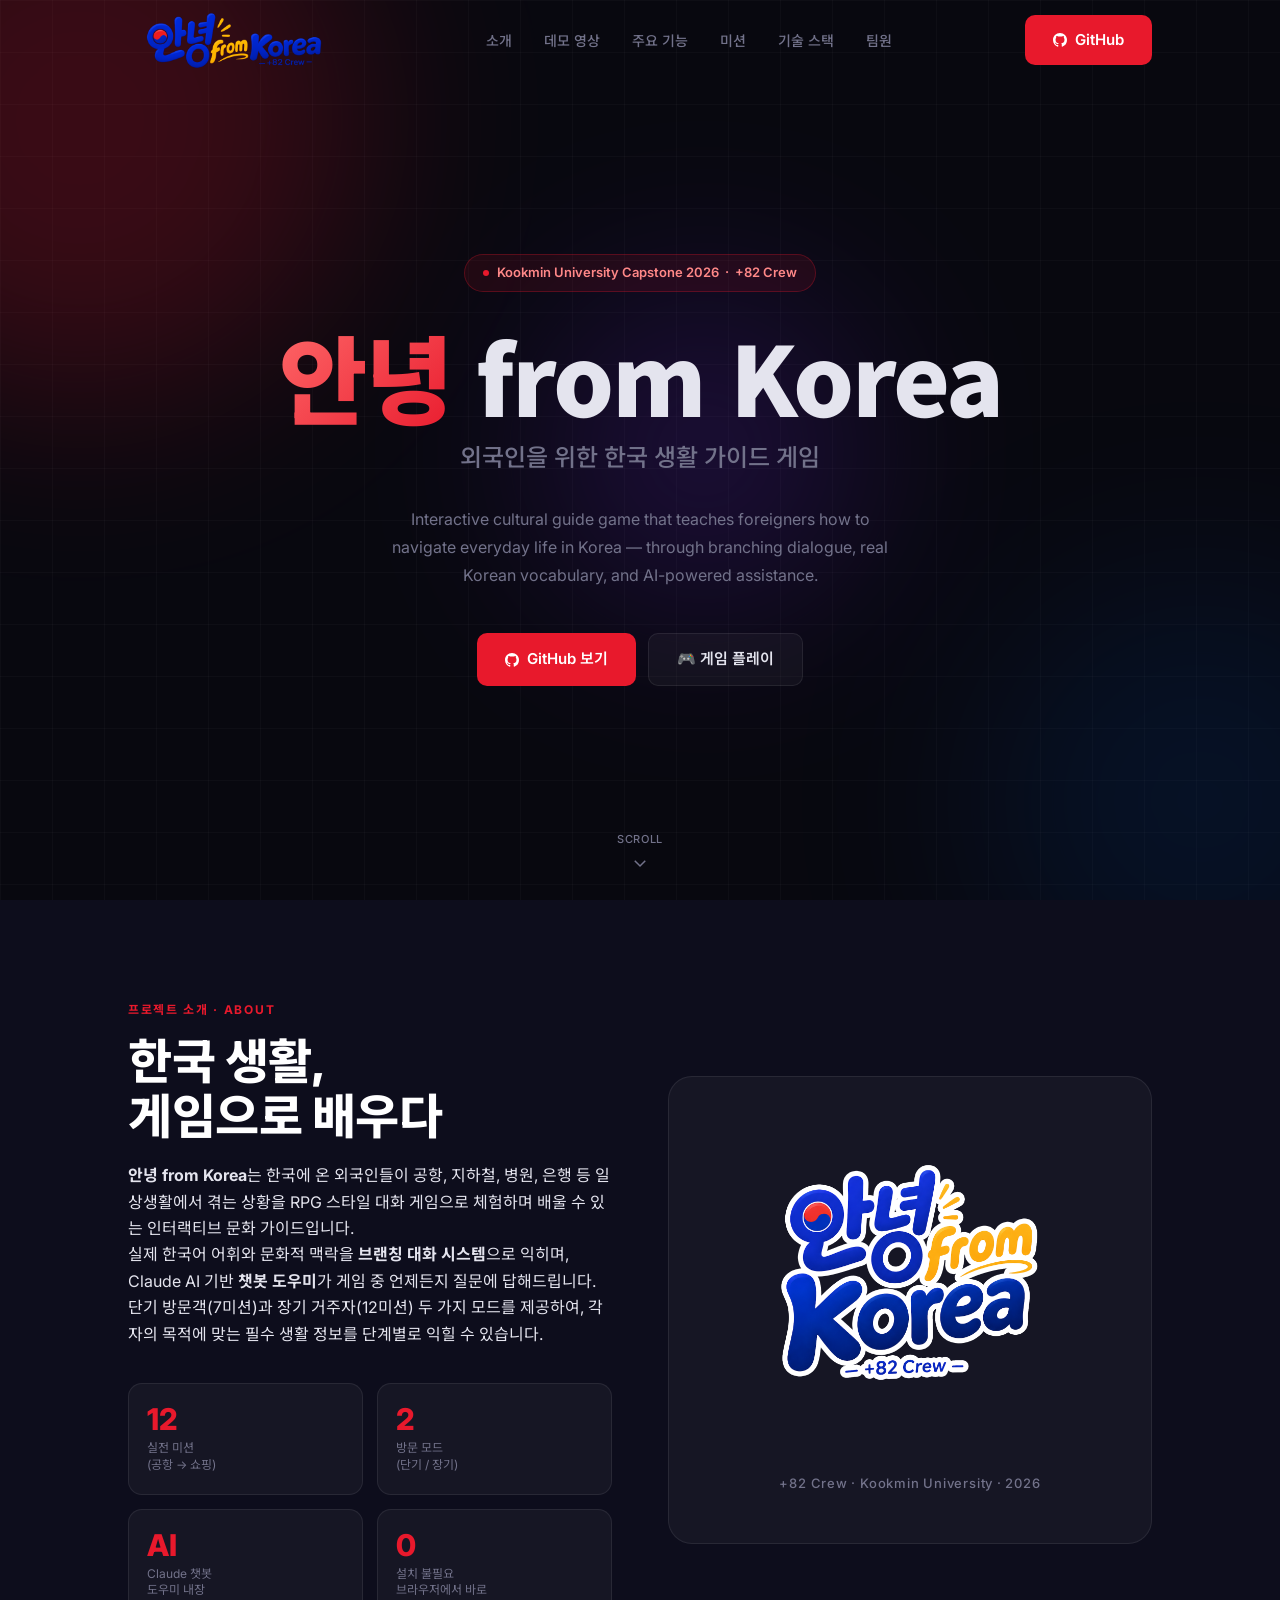
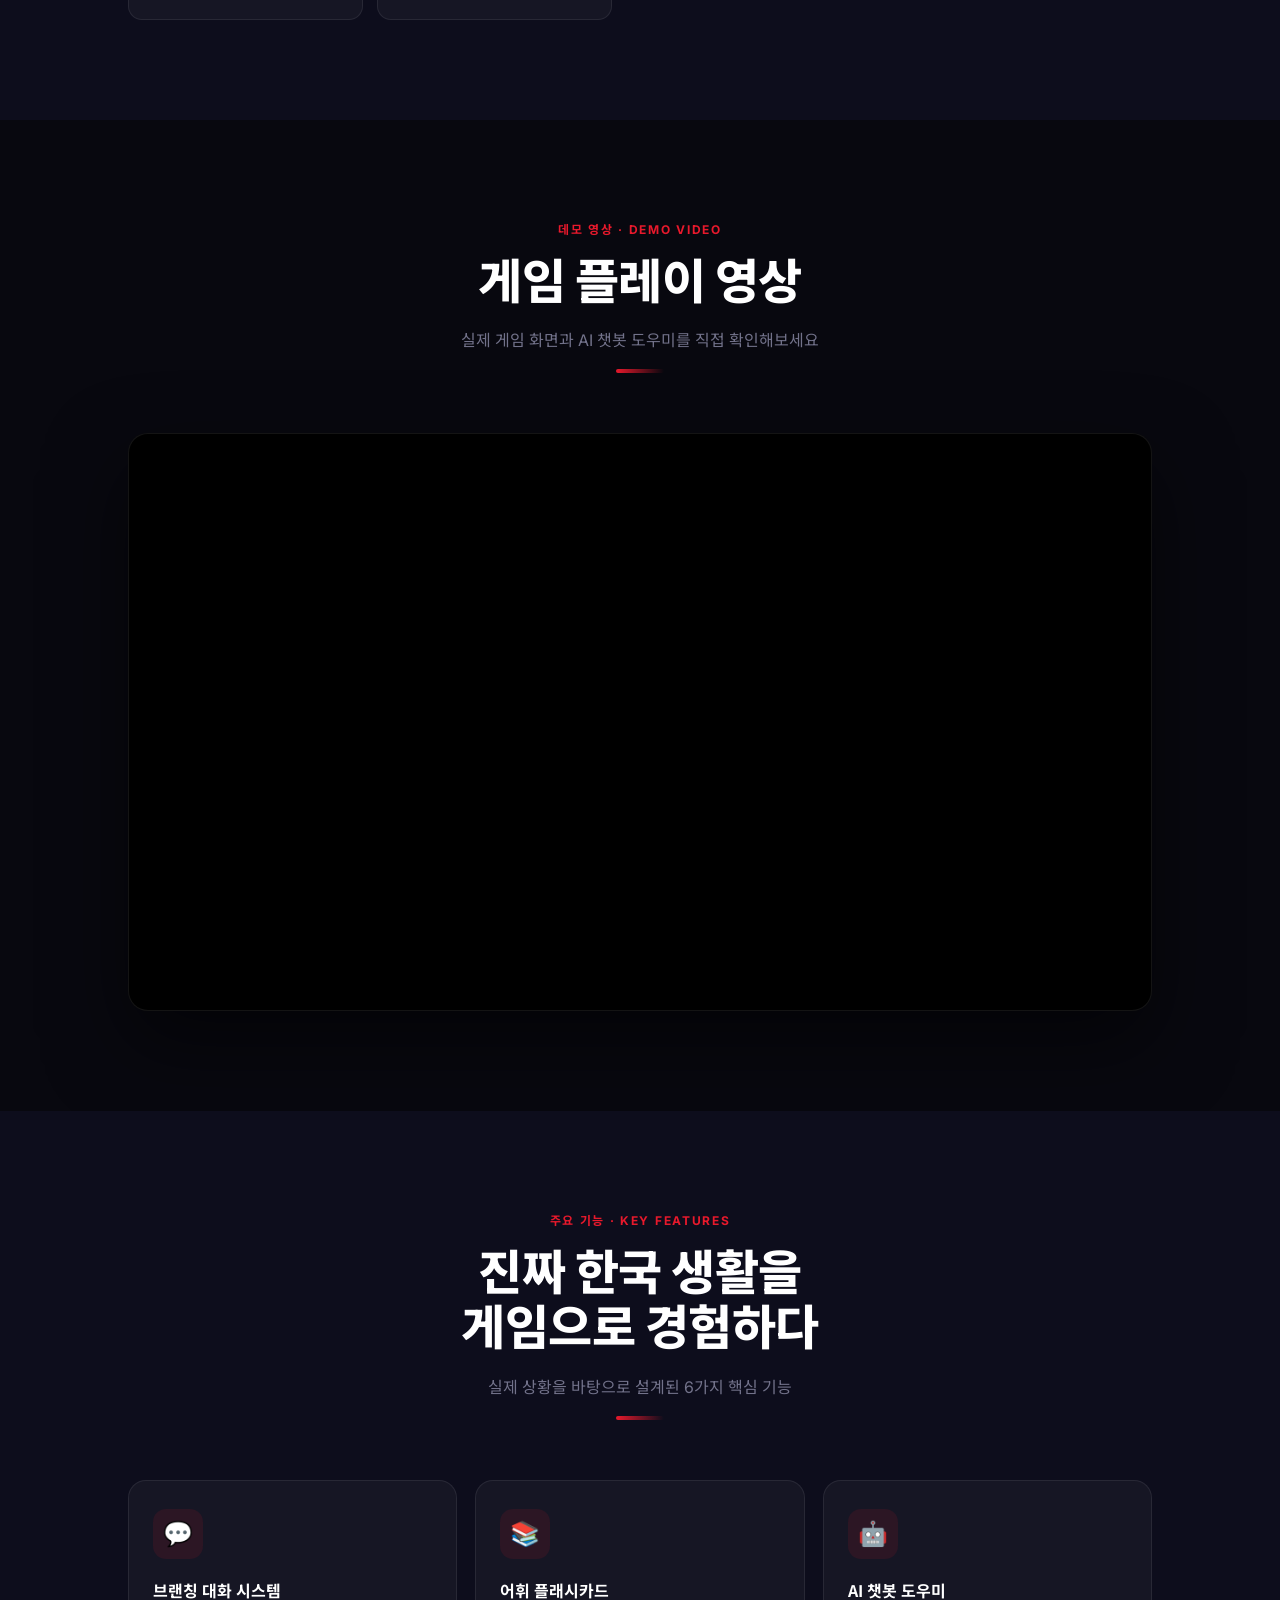
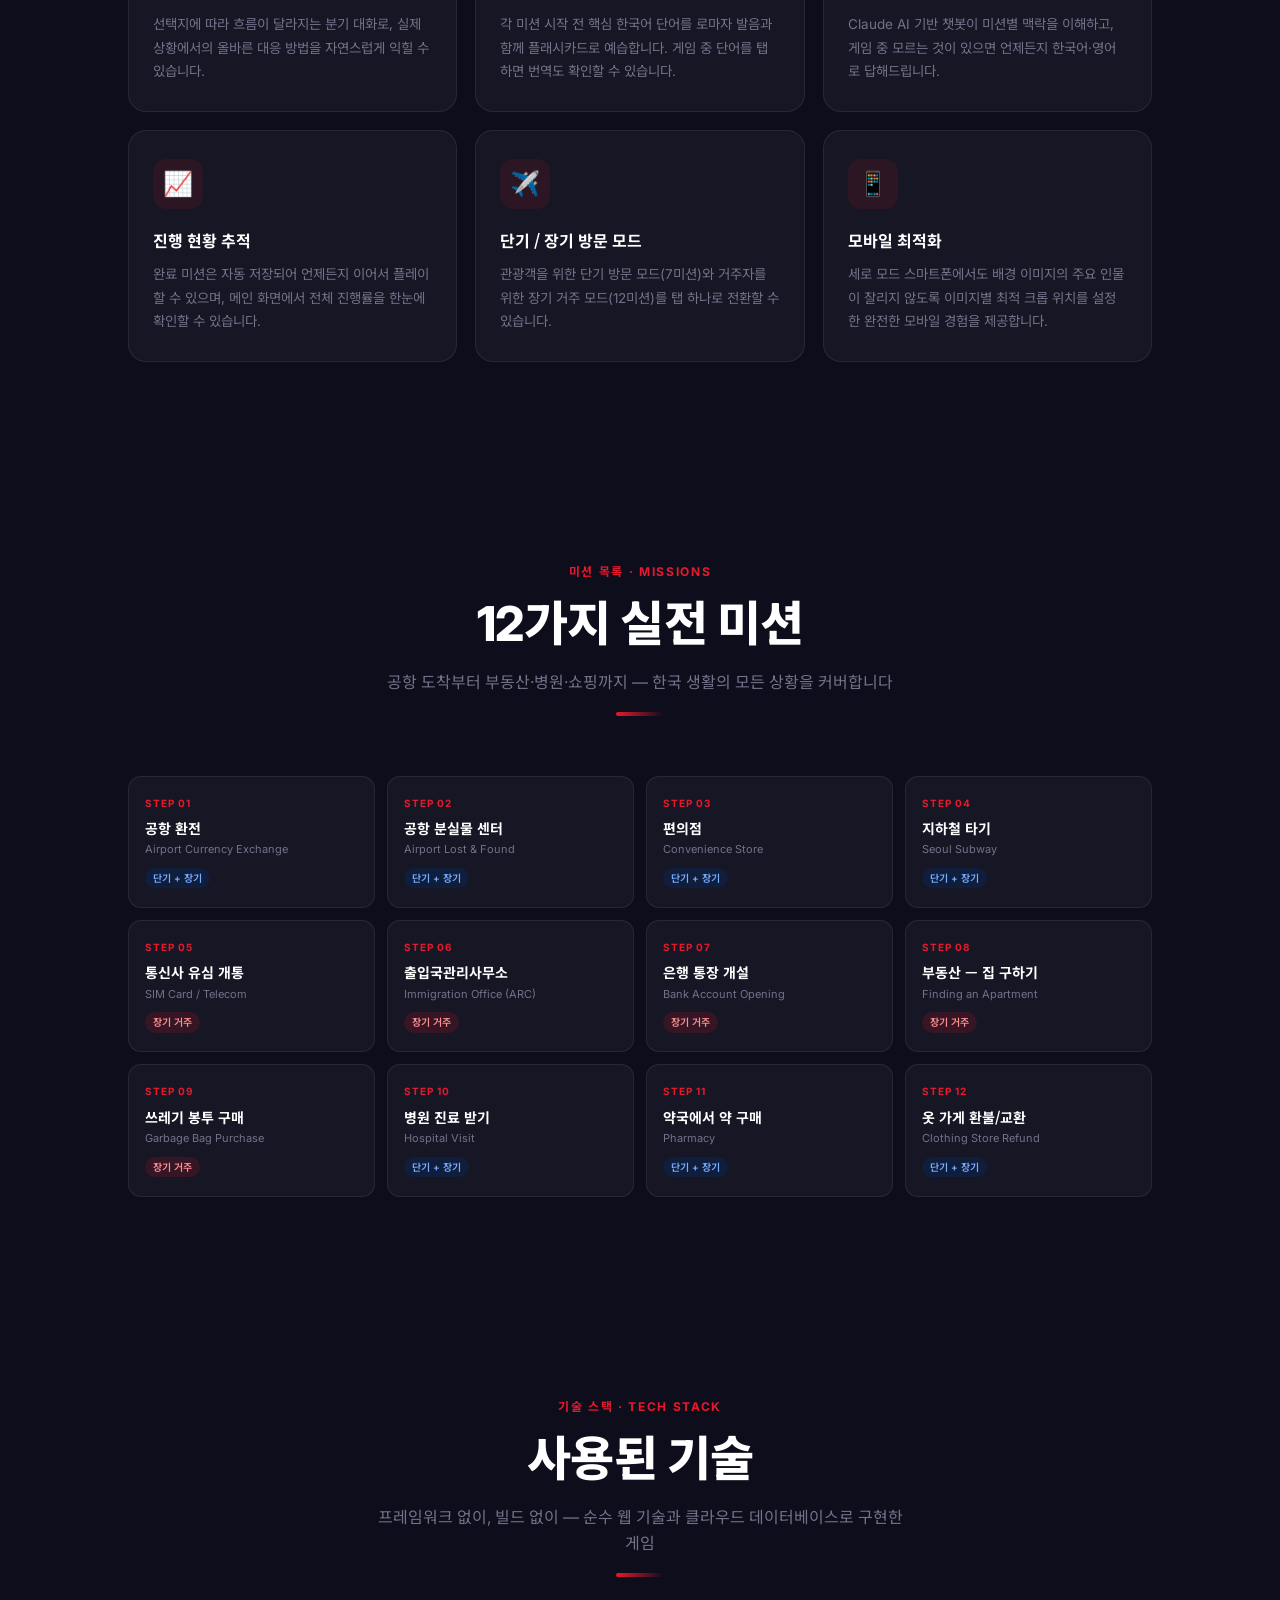
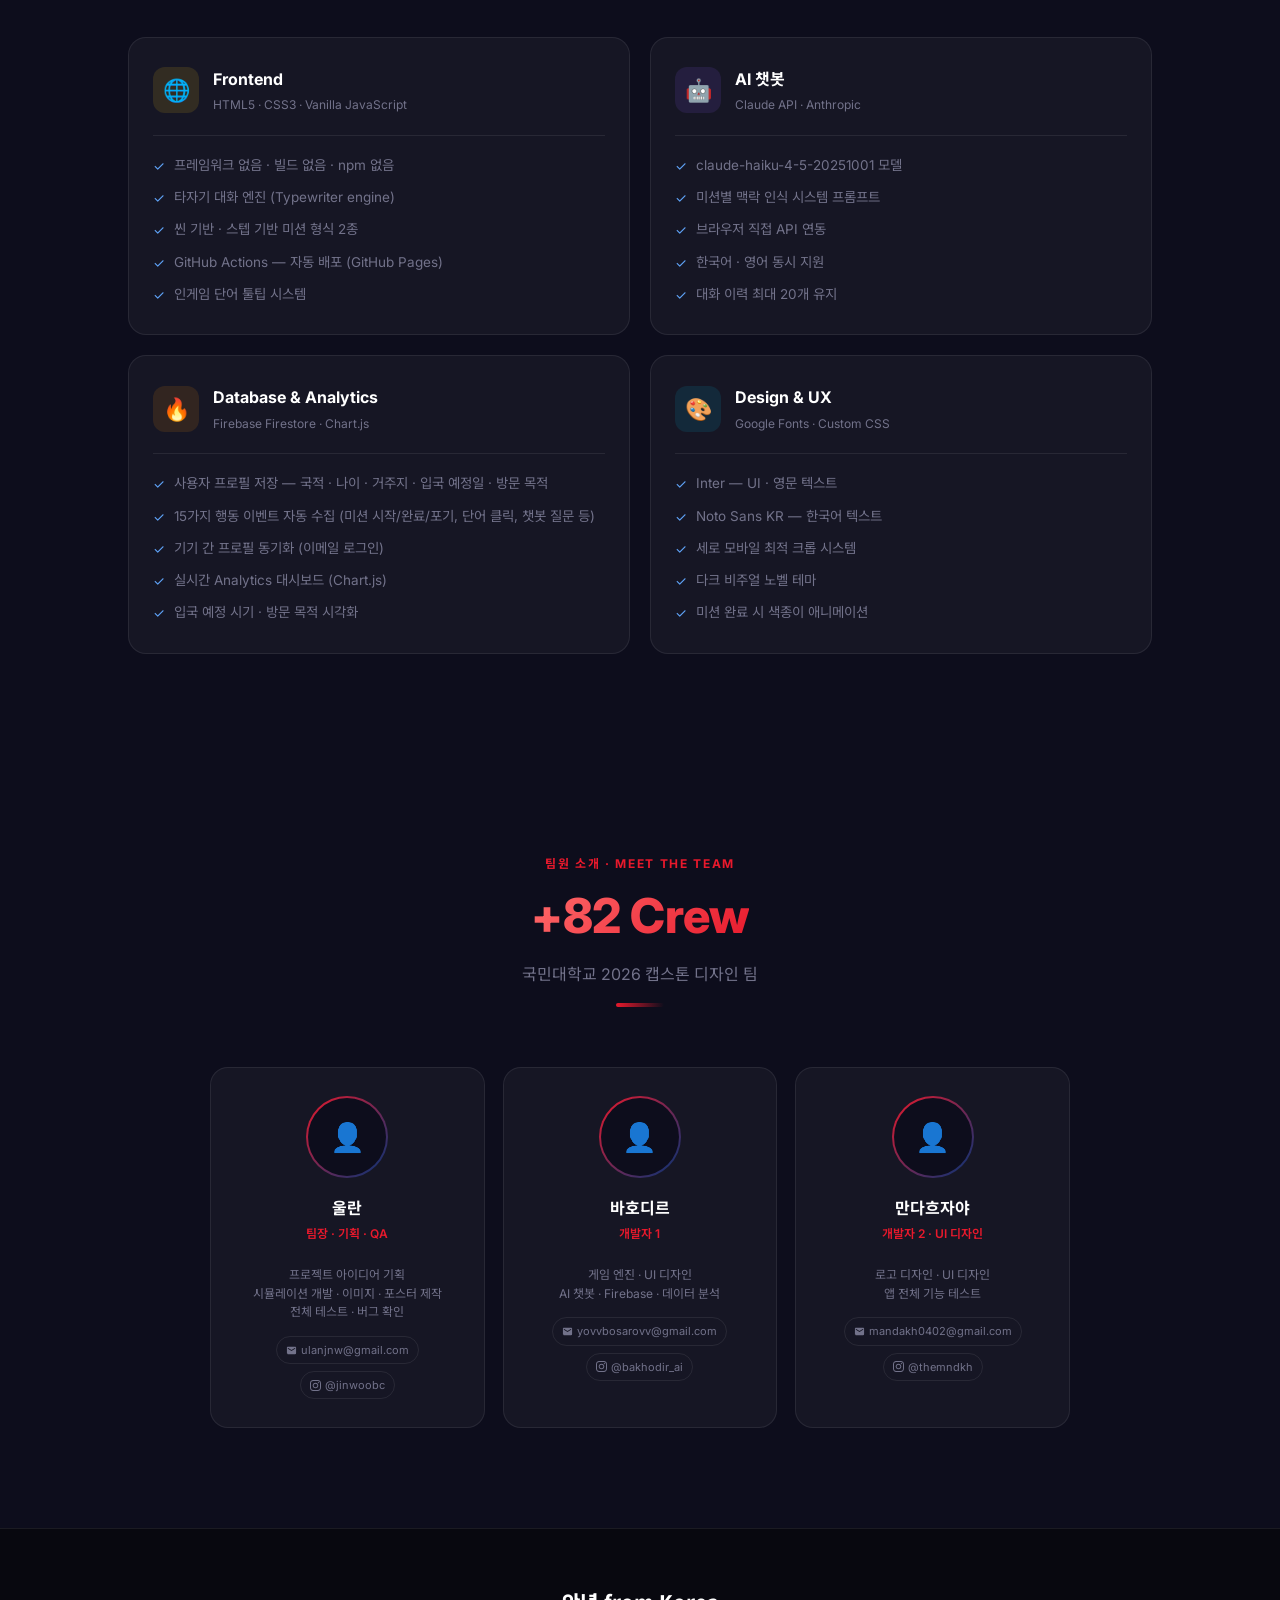
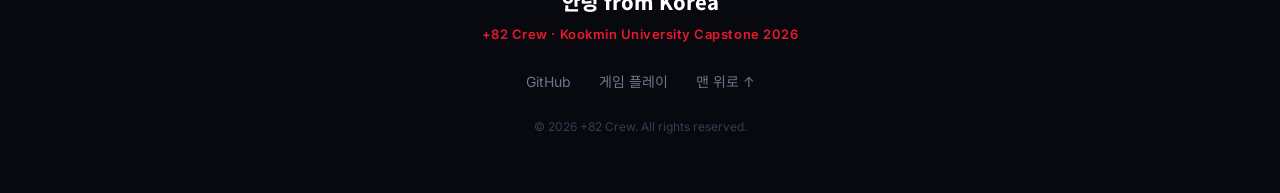
<file: docs/index.html>
<!DOCTYPE html>
<html lang="ko">
<head>
<meta charset="UTF-8">
<meta name="viewport" content="width=device-width, initial-scale=1.0, viewport-fit=cover">
<meta name="description" content="안녕 from Korea — 외국인을 위한 한국 생활 가이드 게임 · Kookmin University Capstone 2026 · +82 Crew">
<title>안녕 from Korea · +82 Crew · Capstone 2026</title>
<link rel="icon" href="../logo/favicon.png" type="image/png">
<link rel="preconnect" href="https://fonts.googleapis.com">
<link href="https://fonts.googleapis.com/css2?family=Inter:wght@300;400;500;600;700;900&family=Noto+Sans+KR:wght@400;500;700;900&display=swap" rel="stylesheet">
<style>
/* ─── Mobile: prevent bounce / zoom / safe-area ─── */
html { overscroll-behavior: none; -webkit-text-size-adjust: 100%; }
a, button, [role="button"] { touch-action: manipulation; }

/* ─── Reset & Root ─── */
*, *::before, *::after { box-sizing: border-box; margin: 0; padding: 0; }
:root {
  --red:    #E8192C;
  --blue:   #003478;
  --dark:   #08080F;
  --dark2:  #0D0D1C;
  --card:   rgba(255,255,255,0.04);
  --border: rgba(255,255,255,0.08);
  --text:   #E4E4EE;
  --muted:  #72728A;
}
html { scroll-behavior: smooth; }
body {
  font-family: 'Inter', 'Noto Sans KR', sans-serif;
  background: var(--dark);
  color: var(--text);
  min-height: 100vh;
  line-height: 1.65;
  overflow-x: hidden;
}

/* ─── Utility ─── */
.container { max-width: 1080px; margin: 0 auto; padding: 0 28px; }
.section { padding: 100px 0; position: relative; }
.section-eyebrow {
  font-size: 12px; font-weight: 700; letter-spacing: 0.14em;
  text-transform: uppercase; color: var(--red); margin-bottom: 14px;
}
.section-title {
  font-size: clamp(30px, 4.5vw, 48px); font-weight: 800;
  color: #fff; line-height: 1.15; margin-bottom: 18px;
  letter-spacing: -0.5px;
}
.section-sub { font-size: 16px; color: var(--muted); max-width: 540px; margin: 0 auto; }
.section-center { text-align: center; margin-bottom: 60px; }
.gradient-red {
  background: linear-gradient(135deg, #FF6B6B, var(--red));
  -webkit-background-clip: text; -webkit-text-fill-color: transparent;
  background-clip: text;
}

/* ─── Divider line ─── */
.section-line {
  width: 48px; height: 4px; border-radius: 2px;
  background: linear-gradient(90deg, var(--red), rgba(232,25,44,0));
  margin: 16px auto 0;
}

/* ─── Nav ─── */
header {
  position: fixed; top: 0; left: 0; right: 0; z-index: 100;
  transition: background 0.3s, box-shadow 0.3s;
}
header.scrolled {
  background: rgba(8,8,15,0.88);
  backdrop-filter: blur(24px) saturate(180%);
  -webkit-backdrop-filter: blur(24px) saturate(180%);
  box-shadow: 0 1px 0 var(--border);
}
nav {
  display: flex; align-items: center; justify-content: space-between;
  padding: 20px 28px; max-width: 1080px; margin: 0 auto;
}
.nav-logo { display: flex; align-items: center; gap: 10px; text-decoration: none; }
.nav-links { display: none; gap: 32px; list-style: none; }
@media (min-width: 768px) { .nav-links { display: flex; } }
.nav-links a {
  color: var(--muted); text-decoration: none; font-size: 14px; font-weight: 500;
  transition: color 0.2s;
}
.nav-links a:hover { color: #fff; }
.nav-cta {
  background: var(--red); color: #fff; border: none; border-radius: 9px;
  padding: 8px 18px; font-size: 13px; font-weight: 700; cursor: pointer;
  text-decoration: none; transition: opacity 0.2s, transform 0.2s;
  display: inline-flex; align-items: center; gap: 6px;
}
.nav-cta:hover { opacity: 0.88; transform: translateY(-1px); }

/* ─── Hero ─── */
#hero {
  min-height: 100vh;
  display: flex; align-items: center; justify-content: center;
  text-align: center; position: relative; overflow: hidden;
  padding: 100px 0 60px;
}
.hero-canvas {
  position: absolute; inset: 0; pointer-events: none; overflow: hidden;
}
.hero-grid {
  position: absolute; inset: 0;
  background-image:
    linear-gradient(rgba(255,255,255,0.025) 1px, transparent 1px),
    linear-gradient(90deg, rgba(255,255,255,0.025) 1px, transparent 1px);
  background-size: 52px 52px;
}
.blob {
  position: absolute; border-radius: 50%; filter: blur(100px); opacity: 0.22;
}
.blob-1 { width: 560px; height: 560px; background: var(--red);    top: -160px; left: -200px; animation: drift 9s ease-in-out infinite; }
.blob-2 { width: 440px; height: 440px; background: var(--blue);   bottom: -120px; right: -140px; animation: drift 11s ease-in-out infinite reverse; }
.blob-3 { width: 320px; height: 320px; background: #6D28D9; top: 50%; left: 55%; transform: translate(-50%,-50%); animation: drift 14s ease-in-out infinite 3s; }
@keyframes drift {
  0%,100% { transform: translate(0,0) scale(1); }
  33%      { transform: translate(30px,-20px) scale(1.05); }
  66%      { transform: translate(-20px,30px) scale(0.95); }
}
.hero-inner { position: relative; z-index: 1; }
.hero-badge {
  display: inline-flex; align-items: center; gap: 8px;
  background: rgba(232,25,44,0.10); border: 1px solid rgba(232,25,44,0.28);
  border-radius: 100px; padding: 7px 18px; font-size: 13px; font-weight: 600;
  color: #FF8888; margin-bottom: 36px;
  animation: fadeUp 0.7s ease both;
}
.badge-dot {
  width: 6px; height: 6px; background: var(--red); border-radius: 50%;
  animation: blink 2s ease-in-out infinite;
}
@keyframes blink {
  0%,100% { opacity: 1; transform: scale(1); }
  50%      { opacity: 0.4; transform: scale(0.75); }
}
.hero-title {
  font-size: clamp(54px, 10vw, 96px); font-weight: 900; line-height: 1;
  font-family: 'Noto Sans KR', 'Inter', sans-serif;
  letter-spacing: -2px; margin-bottom: 14px;
  animation: fadeUp 0.7s ease 0.1s both;
}
.hero-sub {
  font-size: clamp(17px, 2.5vw, 24px); font-weight: 500;
  color: var(--muted); margin-bottom: 28px;
  animation: fadeUp 0.7s ease 0.2s both;
}
.hero-desc {
  font-size: 16px; color: var(--muted); max-width: 500px;
  margin: 0 auto 44px; line-height: 1.75;
  animation: fadeUp 0.7s ease 0.3s both;
}
.hero-btns {
  display: flex; gap: 12px; justify-content: center; flex-wrap: wrap;
  animation: fadeUp 0.7s ease 0.4s both;
}
.btn {
  display: inline-flex; align-items: center; gap: 8px;
  padding: 13px 28px; border-radius: 10px; font-size: 15px; font-weight: 600;
  text-decoration: none; cursor: pointer; border: none; transition: all 0.2s;
}
.btn-red {
  background: var(--red); color: #fff;
}
.btn-red:hover { opacity: 0.88; transform: translateY(-2px); box-shadow: 0 10px 28px rgba(232,25,44,0.35); }
.btn-ghost {
  background: var(--card); color: var(--text);
  border: 1px solid var(--border); backdrop-filter: blur(10px);
}
.btn-ghost:hover { background: rgba(255,255,255,0.09); transform: translateY(-2px); }
.hero-scroll {
  position: absolute; bottom: 28px; left: 50%; transform: translateX(-50%);
  display: flex; flex-direction: column; align-items: center; gap: 6px;
  color: var(--muted); font-size: 11px; text-decoration: none; font-weight: 500;
  letter-spacing: 0.06em; text-transform: uppercase;
  animation: nudge 2s ease-in-out infinite;
}
@keyframes nudge {
  0%,100% { transform: translateX(-50%) translateY(0); }
  50%      { transform: translateX(-50%) translateY(-7px); }
}
@keyframes fadeUp {
  from { opacity: 0; transform: translateY(22px); }
  to   { opacity: 1; transform: translateY(0); }
}

/* ─── About ─── */
#about { background: var(--dark2); }
.about-grid { display: grid; grid-template-columns: 1fr 1fr; gap: 56px; align-items: center; }
@media (max-width: 768px) { .about-grid { grid-template-columns: 1fr; } }
.about-text p { color: var(--muted); line-height: 1.85; margin-bottom: 18px; font-size: 15px; }
.about-text p strong { color: var(--text); font-weight: 600; }
.stats-row { display: grid; grid-template-columns: 1fr 1fr; gap: 14px; margin-top: 36px; }
.stat-box {
  background: var(--card); border: 1px solid var(--border);
  border-radius: 14px; padding: 20px 18px;
}
.stat-num { font-size: 30px; font-weight: 800; color: var(--red); line-height: 1; }
.stat-label { font-size: 12px; color: var(--muted); margin-top: 6px; line-height: 1.4; }
.about-visual {
  background: var(--card); border: 1px solid var(--border);
  border-radius: 24px; padding: 48px 32px;
  display: flex; flex-direction: column; align-items: center;
  justify-content: center; gap: 8px; text-align: center;
}
@media (max-width: 768px) { .about-visual { display: none; } }
.visual-kr {
  font-size: 72px; font-weight: 900; line-height: 1;
  font-family: 'Noto Sans KR', sans-serif;
}
.visual-from { font-size: 28px; font-weight: 700; color: var(--muted); font-family: 'Inter', sans-serif; }
.visual-en { font-size: 36px; font-weight: 900; color: #fff; font-family: 'Inter', sans-serif; letter-spacing: -1px; }
.visual-team { font-size: 13px; color: var(--muted); margin-top: 20px; font-weight: 500; letter-spacing: 0.06em; }

/* ─── Features ─── */
.features-grid {
  display: grid; grid-template-columns: repeat(3, 1fr); gap: 18px;
}
@media (max-width: 900px) { .features-grid { grid-template-columns: repeat(2, 1fr); } }
@media (max-width: 560px) { .features-grid { grid-template-columns: 1fr; } }
.feat-card {
  background: var(--card); border: 1px solid var(--border);
  border-radius: 18px; padding: 28px 24px;
  transition: all 0.3s ease; position: relative; overflow: hidden;
}
.feat-card::after {
  content: ''; position: absolute; top: 0; left: 0; right: 0; height: 2px;
  background: linear-gradient(90deg, var(--red), transparent);
  transform: scaleX(0); transform-origin: left; transition: transform 0.4s ease;
}
.feat-card:hover { border-color: rgba(232,25,44,0.28); transform: translateY(-5px); box-shadow: 0 20px 40px rgba(0,0,0,0.3); }
.feat-card:hover::after { transform: scaleX(1); }
.feat-icon {
  width: 50px; height: 50px; border-radius: 13px;
  background: rgba(232,25,44,0.10); color: #FF8888;
  display: flex; align-items: center; justify-content: center;
  font-size: 24px; margin-bottom: 18px;
}
.feat-title { font-size: 16px; font-weight: 700; color: #fff; margin-bottom: 10px; font-family: 'Noto Sans KR', sans-serif; }
.feat-desc { font-size: 13.5px; color: var(--muted); line-height: 1.72; }

/* ─── Missions ─── */
#missions { background: var(--dark2); }
.missions-grid {
  display: grid; grid-template-columns: repeat(4, 1fr); gap: 12px;
}
@media (max-width: 900px) { .missions-grid { grid-template-columns: repeat(3, 1fr); } }
@media (max-width: 640px) { .missions-grid { grid-template-columns: repeat(2, 1fr); } }
.mission-tile {
  background: var(--card); border: 1px solid var(--border);
  border-radius: 13px; padding: 18px 16px;
  transition: all 0.25s;
}
.mission-tile:hover { border-color: rgba(232,25,44,0.3); background: rgba(232,25,44,0.05); transform: translateY(-3px); }
.m-step {
  font-size: 10px; font-weight: 700; letter-spacing: 0.1em;
  text-transform: uppercase; color: var(--red); margin-bottom: 8px;
}
.m-kr { font-size: 14px; font-weight: 700; color: #fff; font-family: 'Noto Sans KR', sans-serif; line-height: 1.3; }
.m-en { font-size: 11px; color: var(--muted); margin-top: 5px; line-height: 1.4; }
.m-badge {
  display: inline-block; font-size: 10px; font-weight: 600;
  padding: 2px 8px; border-radius: 100px; margin-top: 10px;
}
.m-both { background: rgba(0,52,120,0.3); color: #7AADFF; }
.m-long { background: rgba(232,25,44,0.15); color: #FF9090; }

/* ─── Tech Stack ─── */
.tech-grid { display: grid; grid-template-columns: repeat(2, 1fr); gap: 20px; }
@media (max-width: 768px) { .tech-grid { grid-template-columns: 1fr; } }
.tech-card {
  background: var(--card); border: 1px solid var(--border);
  border-radius: 18px; padding: 28px 24px; transition: all 0.3s;
}
.tech-card:hover { border-color: rgba(74,158,255,0.28); transform: translateY(-5px); }
.tech-header { display: flex; align-items: center; gap: 14px; margin-bottom: 20px; }
.tech-icon-box {
  width: 46px; height: 46px; border-radius: 12px;
  display: flex; align-items: center; justify-content: center; font-size: 22px;
  flex-shrink: 0;
}
.ti-front { background: rgba(250,204,21,0.12); }
.ti-ai    { background: rgba(139,92,246,0.12); }
.ti-ui    { background: rgba(6,182,212,0.12); }
.ti-db    { background: rgba(255,149,0,0.12); }
.tech-name  { font-size: 16px; font-weight: 700; color: #fff; }
.tech-sub   { font-size: 12px; color: var(--muted); margin-top: 3px; }
.tech-hr    { height: 1px; background: var(--border); margin: 4px 0 18px; }
.tech-list  { list-style: none; display: flex; flex-direction: column; gap: 9px; }
.tech-list li { display: flex; align-items: flex-start; gap: 9px; font-size: 13.5px; color: var(--muted); }
.tech-check { color: #60A5FA; flex-shrink: 0; margin-top: 1px; }

/* ─── Team ─── */
#team { background: var(--dark2); }
.team-grid {
  display: grid; grid-template-columns: repeat(3, 1fr); gap: 18px;
  max-width: 860px; margin: 0 auto;
}
@media (max-width: 700px) { .team-grid { grid-template-columns: 1fr; } }
.team-card {
  background: var(--card); border: 1px solid var(--border);
  border-radius: 18px; padding: 28px 20px;
  display: flex; flex-direction: column; align-items: center; text-align: center;
  transition: all 0.3s; position: relative; overflow: hidden;
}
.team-card:hover { border-color: rgba(232,25,44,0.28); transform: translateY(-5px); box-shadow: 0 20px 40px rgba(0,0,0,0.3); }
.team-card::before {
  content: ''; position: absolute; top: 0; left: 0; right: 0; height: 3px;
  background: linear-gradient(90deg, var(--red), var(--blue));
  transform: scaleX(0); transform-origin: left; transition: transform 0.4s;
}
.team-card:hover::before { transform: scaleX(1); }
.avatar-ring {
  width: 82px; height: 82px; border-radius: 50%;
  padding: 2px; margin-bottom: 16px;
  background: linear-gradient(135deg, var(--red), var(--blue));
}
.avatar-inner {
  width: 100%; height: 100%; border-radius: 50%;
  overflow: hidden; background: var(--dark2);
  display: flex; align-items: center; justify-content: center;
  font-size: 28px;
}
.avatar-inner img { width: 100%; height: 100%; object-fit: cover; }
.team-name  { font-size: 16px; font-weight: 700; color: #fff; margin-bottom: 4px; font-family: 'Noto Sans KR', sans-serif; }
.team-role  { font-size: 12px; color: var(--red); font-weight: 600; margin-bottom: 12px; }
.team-gh {
  font-size: 12px; color: var(--muted); text-decoration: none;
  display: inline-flex; align-items: center; gap: 4px; transition: color 0.2s;
}
.team-gh:hover { color: #fff; }
.team-desc { font-size: 12px; color: var(--muted); margin-top: 10px; line-height: 1.55; }
.team-note { text-align: center; margin-top: 20px; font-size: 12px; color: var(--muted); }
.team-contacts {
  display: flex; gap: 7px; margin-top: 14px; justify-content: center; flex-wrap: wrap;
}
.team-contact {
  font-size: 11px; color: var(--muted); text-decoration: none;
  display: inline-flex; align-items: center; gap: 4px;
  padding: 4px 9px; border: 1px solid var(--border);
  border-radius: 20px; transition: all 0.2s;
  white-space: nowrap;
}
.team-contact:hover { color: #fff; border-color: rgba(255,255,255,0.3); background: rgba(255,255,255,0.06); }
.team-contact.ig:hover { color: #e1306c; border-color: rgba(225,48,108,0.55); background: rgba(225,48,108,0.08); }
.team-contact svg { width: 11px; height: 11px; fill: currentColor; flex-shrink: 0; }

/* ─── Footer ─── */
footer {
  background: var(--dark); border-top: 1px solid var(--border);
  padding: 56px 28px; text-align: center;
}
.footer-logo { font-size: 20px; font-weight: 800; color: #fff; font-family: 'Noto Sans KR', sans-serif; margin-bottom: 6px; }
.footer-team { font-size: 13px; color: var(--red); font-weight: 600; margin-bottom: 24px; letter-spacing: 0.04em; }
.footer-links { display: flex; gap: 28px; justify-content: center; margin-bottom: 24px; flex-wrap: wrap; }
.footer-links a { color: var(--muted); text-decoration: none; font-size: 14px; transition: color 0.2s; }
.footer-links a:hover { color: #fff; }
.footer-copy { font-size: 12px; color: #3A3A52; }

/* ─── Scroll animations ─── */
.fade-up { opacity: 0; transform: translateY(28px); transition: opacity 0.55s ease, transform 0.55s ease; }
.fade-up.show { opacity: 1; transform: translateY(0); }

/* ─── Demo Video ─── */
#demo { background: var(--dark); }
.video-wrapper {
  position: relative; width: 100%; padding-bottom: 56.25%;
  border-radius: 20px; overflow: hidden;
  border: 1px solid var(--border);
  box-shadow: 0 32px 80px rgba(0,0,0,0.55);
  background: #000;
}
.video-wrapper iframe {
  position: absolute; top: 0; left: 0;
  width: 100%; height: 100%; border: none;
}

/* ─── GitHub icon SVG ─── */
.gh-icon { width: 14px; height: 14px; fill: currentColor; flex-shrink: 0; }
</style>
</head>
<body>

<!-- ══════════════════ NAV ══════════════════ -->
<header id="hdr">
  <nav class="container">
    <a href="#hero" class="nav-logo">
      <img src="../images/logo_v2l.png" alt="안녕 from Korea" style="height:80px; width:auto; object-fit:contain;">
    </a>
    <ul class="nav-links">
      <li><a href="#about">소개</a></li>
      <li><a href="#demo">데모 영상</a></li>
      <li><a href="#features">주요 기능</a></li>
      <li><a href="#missions">미션</a></li>
      <li><a href="#tech">기술 스택</a></li>
      <li><a href="#team">팀원</a></li>
    </ul>
    <a href="https://github.com/kookmin-sw/2026-capstone-82" target="_blank" rel="noopener" class="btn btn-red nav-cta">
      <svg class="gh-icon" viewBox="0 0 24 24"><path d="M12 0C5.37 0 0 5.37 0 12c0 5.31 3.435 9.795 8.205 11.385.6.105.825-.255.825-.57 0-.285-.015-1.23-.015-2.235-3.015.555-3.795-.735-4.035-1.41-.135-.345-.72-1.41-1.23-1.695-.42-.225-1.02-.78-.015-.795.945-.015 1.62.87 1.845 1.23 1.08 1.815 2.805 1.305 3.495.99.105-.78.42-1.305.765-1.605-2.67-.3-5.46-1.335-5.46-5.925 0-1.305.465-2.385 1.23-3.225-.12-.3-.54-1.53.12-3.18 0 0 1.005-.315 3.3 1.23.96-.27 1.98-.405 3-.405s2.04.135 3 .405c2.295-1.56 3.3-1.23 3.3-1.23.66 1.65.24 2.88.12 3.18.765.84 1.23 1.905 1.23 3.225 0 4.605-2.805 5.625-5.475 5.925.435.375.81 1.095.81 2.22 0 1.605-.015 2.895-.015 3.3 0 .315.225.69.825.57A12.02 12.02 0 0024 12c0-6.63-5.37-12-12-12z"/></svg>
      GitHub
    </a>
  </nav>
</header>

<!-- ══════════════════ HERO ══════════════════ -->
<section id="hero">
  <div class="hero-canvas">
    <div class="hero-grid"></div>
    <div class="blob blob-1"></div>
    <div class="blob blob-2"></div>
    <div class="blob blob-3"></div>
  </div>
  <div class="container hero-inner">
    <div class="hero-badge">
      <div class="badge-dot"></div>
      Kookmin University Capstone 2026 &nbsp;·&nbsp; +82 Crew
    </div>
    <h1 class="hero-title">
      <span class="gradient-red">안녕</span> from Korea
    </h1>
    <p class="hero-sub">외국인을 위한 한국 생활 가이드 게임</p>
    <p class="hero-desc">
      Interactive cultural guide game that teaches foreigners how to navigate everyday life in Korea — through branching dialogue, real Korean vocabulary, and AI-powered assistance.
    </p>
    <div class="hero-btns">
      <a href="https://github.com/kookmin-sw/2026-capstone-82" target="_blank" rel="noopener" class="btn btn-red">
        <svg class="gh-icon" viewBox="0 0 24 24"><path d="M12 0C5.37 0 0 5.37 0 12c0 5.31 3.435 9.795 8.205 11.385.6.105.825-.255.825-.57 0-.285-.015-1.23-.015-2.235-3.015.555-3.795-.735-4.035-1.41-.135-.345-.72-1.41-1.23-1.695-.42-.225-1.02-.78-.015-.795.945-.015 1.62.87 1.845 1.23 1.08 1.815 2.805 1.305 3.495.99.105-.78.42-1.305.765-1.605-2.67-.3-5.46-1.335-5.46-5.925 0-1.305.465-2.385 1.23-3.225-.12-.3-.54-1.53.12-3.18 0 0 1.005-.315 3.3 1.23.96-.27 1.98-.405 3-.405s2.04.135 3 .405c2.295-1.56 3.3-1.23 3.3-1.23.66 1.65.24 2.88.12 3.18.765.84 1.23 1.905 1.23 3.225 0 4.605-2.805 5.625-5.475 5.925.435.375.81 1.095.81 2.22 0 1.605-.015 2.895-.015 3.3 0 .315.225.69.825.57A12.02 12.02 0 0024 12c0-6.63-5.37-12-12-12z"/></svg>
        GitHub 보기
      </a>
      <a href="../" class="btn btn-ghost">🎮 게임 플레이</a>
    </div>
  </div>
  <a href="#about" class="hero-scroll">
    scroll
    <svg width="18" height="18" fill="none" stroke="currentColor" stroke-width="2" viewBox="0 0 24 24"><path d="M19 9l-7 7-7-7"/></svg>
  </a>
</section>

<!-- ══════════════════ ABOUT ══════════════════ -->
<section id="about" class="section">
  <div class="container">
    <div class="about-grid">
      <div class="fade-up">
        <div class="section-eyebrow">프로젝트 소개 · About</div>
        <h2 class="section-title">한국 생활,<br>게임으로 배우다</h2>
        <p>
          <strong>안녕 from Korea</strong>는 한국에 온 외국인들이 공항, 지하철, 병원, 은행 등 일상생활에서 겪는 상황을 RPG 스타일 대화 게임으로 체험하며 배울 수 있는 인터랙티브 문화 가이드입니다.
        </p>
        <p>
          실제 한국어 어휘와 문화적 맥락을 <strong>브랜칭 대화 시스템</strong>으로 익히며, Claude AI 기반 <strong>챗봇 도우미</strong>가 게임 중 언제든지 질문에 답해드립니다.
        </p>
        <p>
          단기 방문객(7미션)과 장기 거주자(12미션) 두 가지 모드를 제공하여, 각자의 목적에 맞는 필수 생활 정보를 단계별로 익힐 수 있습니다.
        </p>
        <div class="stats-row">
          <div class="stat-box">
            <div class="stat-num">12</div>
            <div class="stat-label">실전 미션<br>(공항 → 쇼핑)</div>
          </div>
          <div class="stat-box">
            <div class="stat-num">2</div>
            <div class="stat-label">방문 모드<br>(단기 / 장기)</div>
          </div>
          <div class="stat-box">
            <div class="stat-num">AI</div>
            <div class="stat-label">Claude 챗봇<br>도우미 내장</div>
          </div>
          <div class="stat-box">
            <div class="stat-num">0</div>
            <div class="stat-label">설치 불필요<br>브라우저에서 바로</div>
          </div>
        </div>
      </div>
      <div class="about-visual fade-up" style="transition-delay:0.15s">
        <img src="../images/logo_v2_white.png" alt="안녕 from Korea" style="width:100%; max-width:320px; height:auto; object-fit:contain;">
        <div class="visual-team">+82 Crew · Kookmin University · 2026</div>
      </div>
    </div>
  </div>
</section>

<!-- ══════════════════ DEMO VIDEO ══════════════════ -->
<section id="demo" class="section">
  <div class="container">
    <div class="section-center fade-up">
      <div class="section-eyebrow">데모 영상 · Demo Video</div>
      <h2 class="section-title">게임 플레이 영상</h2>
      <p class="section-sub">실제 게임 화면과 AI 챗봇 도우미를 직접 확인해보세요</p>
      <div class="section-line"></div>
    </div>
    <div class="fade-up" style="transition-delay:0.1s">
      <div class="video-wrapper">
        <iframe
          src="https://www.youtube.com/embed/zDfqorRugog"
          title="안녕 from Korea — Demo"
          allow="accelerometer; autoplay; clipboard-write; encrypted-media; gyroscope; picture-in-picture; web-share"
          allowfullscreen>
        </iframe>
      </div>
    </div>
  </div>
</section>

<!-- ══════════════════ FEATURES ══════════════════ -->
<section id="features" class="section" style="background:var(--dark2)">
  <div class="container">
    <div class="section-center fade-up">
      <div class="section-eyebrow">주요 기능 · Key Features</div>
      <h2 class="section-title">진짜 한국 생활을<br>게임으로 경험하다</h2>
      <p class="section-sub">실제 상황을 바탕으로 설계된 6가지 핵심 기능</p>
      <div class="section-line"></div>
    </div>
    <div class="features-grid">
      <div class="feat-card fade-up">
        <div class="feat-icon">💬</div>
        <div class="feat-title">브랜칭 대화 시스템</div>
        <div class="feat-desc">선택지에 따라 흐름이 달라지는 분기 대화로, 실제 상황에서의 올바른 대응 방법을 자연스럽게 익힐 수 있습니다.</div>
      </div>
      <div class="feat-card fade-up" style="transition-delay:0.08s">
        <div class="feat-icon">📚</div>
        <div class="feat-title">어휘 플래시카드</div>
        <div class="feat-desc">각 미션 시작 전 핵심 한국어 단어를 로마자 발음과 함께 플래시카드로 예습합니다. 게임 중 단어를 탭하면 번역도 확인할 수 있습니다.</div>
      </div>
      <div class="feat-card fade-up" style="transition-delay:0.16s">
        <div class="feat-icon">🤖</div>
        <div class="feat-title">AI 챗봇 도우미</div>
        <div class="feat-desc">Claude AI 기반 챗봇이 미션별 맥락을 이해하고, 게임 중 모르는 것이 있으면 언제든지 한국어·영어로 답해드립니다.</div>
      </div>
      <div class="feat-card fade-up" style="transition-delay:0.04s">
        <div class="feat-icon">📈</div>
        <div class="feat-title">진행 현황 추적</div>
        <div class="feat-desc">완료 미션은 자동 저장되어 언제든지 이어서 플레이할 수 있으며, 메인 화면에서 전체 진행률을 한눈에 확인할 수 있습니다.</div>
      </div>
      <div class="feat-card fade-up" style="transition-delay:0.12s">
        <div class="feat-icon">✈️</div>
        <div class="feat-title">단기 / 장기 방문 모드</div>
        <div class="feat-desc">관광객을 위한 단기 방문 모드(7미션)와 거주자를 위한 장기 거주 모드(12미션)를 탭 하나로 전환할 수 있습니다.</div>
      </div>
      <div class="feat-card fade-up" style="transition-delay:0.20s">
        <div class="feat-icon">📱</div>
        <div class="feat-title">모바일 최적화</div>
        <div class="feat-desc">세로 모드 스마트폰에서도 배경 이미지의 주요 인물이 잘리지 않도록 이미지별 최적 크롭 위치를 설정한 완전한 모바일 경험을 제공합니다.</div>
      </div>
    </div>
  </div>
</section>

<!-- ══════════════════ MISSIONS ══════════════════ -->
<section id="missions" class="section">
  <div class="container">
    <div class="section-center fade-up">
      <div class="section-eyebrow">미션 목록 · Missions</div>
      <h2 class="section-title">12가지 실전 미션</h2>
      <p class="section-sub">공항 도착부터 부동산·병원·쇼핑까지 — 한국 생활의 모든 상황을 커버합니다</p>
      <div class="section-line"></div>
    </div>
    <div class="missions-grid fade-up">
      <div class="mission-tile">
        <div class="m-step">Step 01</div>
        <div class="m-kr">공항 환전</div>
        <div class="m-en">Airport Currency Exchange</div>
        <span class="m-badge m-both">단기 + 장기</span>
      </div>
      <div class="mission-tile">
        <div class="m-step">Step 02</div>
        <div class="m-kr">공항 분실물 센터</div>
        <div class="m-en">Airport Lost & Found</div>
        <span class="m-badge m-both">단기 + 장기</span>
      </div>
      <div class="mission-tile">
        <div class="m-step">Step 03</div>
        <div class="m-kr">편의점</div>
        <div class="m-en">Convenience Store</div>
        <span class="m-badge m-both">단기 + 장기</span>
      </div>
      <div class="mission-tile">
        <div class="m-step">Step 04</div>
        <div class="m-kr">지하철 타기</div>
        <div class="m-en">Seoul Subway</div>
        <span class="m-badge m-both">단기 + 장기</span>
      </div>
      <div class="mission-tile">
        <div class="m-step">Step 05</div>
        <div class="m-kr">통신사 유심 개통</div>
        <div class="m-en">SIM Card / Telecom</div>
        <span class="m-badge m-long">장기 거주</span>
      </div>
      <div class="mission-tile">
        <div class="m-step">Step 06</div>
        <div class="m-kr">출입국관리사무소</div>
        <div class="m-en">Immigration Office (ARC)</div>
        <span class="m-badge m-long">장기 거주</span>
      </div>
      <div class="mission-tile">
        <div class="m-step">Step 07</div>
        <div class="m-kr">은행 통장 개설</div>
        <div class="m-en">Bank Account Opening</div>
        <span class="m-badge m-long">장기 거주</span>
      </div>
      <div class="mission-tile">
        <div class="m-step">Step 08</div>
        <div class="m-kr">부동산 — 집 구하기</div>
        <div class="m-en">Finding an Apartment</div>
        <span class="m-badge m-long">장기 거주</span>
      </div>
      <div class="mission-tile">
        <div class="m-step">Step 09</div>
        <div class="m-kr">쓰레기 봉투 구매</div>
        <div class="m-en">Garbage Bag Purchase</div>
        <span class="m-badge m-long">장기 거주</span>
      </div>
      <div class="mission-tile">
        <div class="m-step">Step 10</div>
        <div class="m-kr">병원 진료 받기</div>
        <div class="m-en">Hospital Visit</div>
        <span class="m-badge m-both">단기 + 장기</span>
      </div>
      <div class="mission-tile">
        <div class="m-step">Step 11</div>
        <div class="m-kr">약국에서 약 구매</div>
        <div class="m-en">Pharmacy</div>
        <span class="m-badge m-both">단기 + 장기</span>
      </div>
      <div class="mission-tile">
        <div class="m-step">Step 12</div>
        <div class="m-kr">옷 가게 환불/교환</div>
        <div class="m-en">Clothing Store Refund</div>
        <span class="m-badge m-both">단기 + 장기</span>
      </div>
    </div>
  </div>
</section>

<!-- ══════════════════ TECH STACK ══════════════════ -->
<section id="tech" class="section" style="background:var(--dark2)">
  <div class="container">
    <div class="section-center fade-up">
      <div class="section-eyebrow">기술 스택 · Tech Stack</div>
      <h2 class="section-title">사용된 기술</h2>
      <p class="section-sub">프레임워크 없이, 빌드 없이 — 순수 웹 기술과 클라우드 데이터베이스로 구현한 게임</p>
      <div class="section-line"></div>
    </div>
    <div class="tech-grid fade-up">
      <div class="tech-card">
        <div class="tech-header">
          <div class="tech-icon-box ti-front">🌐</div>
          <div>
            <div class="tech-name">Frontend</div>
            <div class="tech-sub">HTML5 · CSS3 · Vanilla JavaScript</div>
          </div>
        </div>
        <div class="tech-hr"></div>
        <ul class="tech-list">
          <li><span class="tech-check">✓</span>프레임워크 없음 · 빌드 없음 · npm 없음</li>
          <li><span class="tech-check">✓</span>타자기 대화 엔진 (Typewriter engine)</li>
          <li><span class="tech-check">✓</span>씬 기반 · 스텝 기반 미션 형식 2종</li>
          <li><span class="tech-check">✓</span>GitHub Actions — 자동 배포 (GitHub Pages)</li>
          <li><span class="tech-check">✓</span>인게임 단어 툴팁 시스템</li>
        </ul>
      </div>
      <div class="tech-card">
        <div class="tech-header">
          <div class="tech-icon-box ti-ai">🤖</div>
          <div>
            <div class="tech-name">AI 챗봇</div>
            <div class="tech-sub">Claude API · Anthropic</div>
          </div>
        </div>
        <div class="tech-hr"></div>
        <ul class="tech-list">
          <li><span class="tech-check">✓</span>claude-haiku-4-5-20251001 모델</li>
          <li><span class="tech-check">✓</span>미션별 맥락 인식 시스템 프롬프트</li>
          <li><span class="tech-check">✓</span>브라우저 직접 API 연동</li>
          <li><span class="tech-check">✓</span>한국어 · 영어 동시 지원</li>
          <li><span class="tech-check">✓</span>대화 이력 최대 20개 유지</li>
        </ul>
      </div>
      <div class="tech-card">
        <div class="tech-header">
          <div class="tech-icon-box ti-db">🔥</div>
          <div>
            <div class="tech-name">Database &amp; Analytics</div>
            <div class="tech-sub">Firebase Firestore · Chart.js</div>
          </div>
        </div>
        <div class="tech-hr"></div>
        <ul class="tech-list">
          <li><span class="tech-check">✓</span>사용자 프로필 저장 — 국적 · 나이 · 거주지 · 입국 예정일 · 방문 목적</li>
          <li><span class="tech-check">✓</span>15가지 행동 이벤트 자동 수집 (미션 시작/완료/포기, 단어 클릭, 챗봇 질문 등)</li>
          <li><span class="tech-check">✓</span>기기 간 프로필 동기화 (이메일 로그인)</li>
          <li><span class="tech-check">✓</span>실시간 Analytics 대시보드 (Chart.js)</li>
          <li><span class="tech-check">✓</span>입국 예정 시기 · 방문 목적 시각화</li>
        </ul>
      </div>
      <div class="tech-card">
        <div class="tech-header">
          <div class="tech-icon-box ti-ui">🎨</div>
          <div>
            <div class="tech-name">Design &amp; UX</div>
            <div class="tech-sub">Google Fonts · Custom CSS</div>
          </div>
        </div>
        <div class="tech-hr"></div>
        <ul class="tech-list">
          <li><span class="tech-check">✓</span>Inter — UI · 영문 텍스트</li>
          <li><span class="tech-check">✓</span>Noto Sans KR — 한국어 텍스트</li>
          <li><span class="tech-check">✓</span>세로 모바일 최적 크롭 시스템</li>
          <li><span class="tech-check">✓</span>다크 비주얼 노벨 테마</li>
          <li><span class="tech-check">✓</span>미션 완료 시 색종이 애니메이션</li>
        </ul>
      </div>
    </div>
  </div>
</section>

<!-- ══════════════════ TEAM ══════════════════ -->
<section id="team" class="section">
  <div class="container">
    <div class="section-center fade-up">
      <div class="section-eyebrow">팀원 소개 · Meet the Team</div>
      <h2 class="section-title"><span class="gradient-red">+82 Crew</span></h2>
      <p class="section-sub">국민대학교 2026 캡스톤 디자인 팀</p>
      <div class="section-line"></div>
    </div>
    <div class="team-grid fade-up">
      <div class="team-card">
        <div class="avatar-ring">
          <div class="avatar-inner">👤</div>
        </div>
        <div class="team-name">울란</div>
        <div class="team-role">팀장 · 기획 · QA</div>
        <div class="team-desc">프로젝트 아이디어 기획<br>시뮬레이션 개발 · 이미지 · 포스터 제작<br>전체 테스트 · 버그 확인</div>
        <div class="team-contacts">
          <a href="mailto:ulanjnw@gmail.com" class="team-contact">
            <svg viewBox="0 0 24 24"><path d="M20 4H4c-1.1 0-2 .9-2 2v12c0 1.1.9 2 2 2h16c1.1 0 2-.9 2-2V6c0-1.1-.9-2-2-2zm0 4l-8 5-8-5V6l8 5 8-5v2z"/></svg>
            ulanjnw@gmail.com
          </a>
          <a href="https://www.instagram.com/jinwoobc" target="_blank" rel="noopener" class="team-contact ig">
            <svg viewBox="0 0 24 24"><path d="M12 2.163c3.204 0 3.584.012 4.85.07 3.252.148 4.771 1.691 4.919 4.919.058 1.265.069 1.645.069 4.849 0 3.205-.012 3.584-.069 4.849-.149 3.225-1.664 4.771-4.919 4.919-1.266.058-1.644.07-4.85.07-3.204 0-3.584-.012-4.849-.07-3.26-.149-4.771-1.699-4.919-4.92-.058-1.265-.07-1.644-.07-4.849 0-3.204.013-3.583.07-4.849.149-3.227 1.664-4.771 4.919-4.919 1.266-.057 1.645-.069 4.849-.069zm0-2.163c-3.259 0-3.667.014-4.947.072-4.358.2-6.78 2.618-6.98 6.98-.059 1.281-.073 1.689-.073 4.948 0 3.259.014 3.668.072 4.948.2 4.358 2.618 6.78 6.98 6.98 1.281.058 1.689.072 4.948.072 3.259 0 3.668-.014 4.948-.072 4.354-.2 6.782-2.618 6.979-6.98.059-1.28.073-1.689.073-4.948 0-3.259-.014-3.667-.072-4.947-.196-4.354-2.617-6.78-6.979-6.98-1.281-.059-1.69-.073-4.949-.073zm0 5.838c-3.403 0-6.162 2.759-6.162 6.162s2.759 6.163 6.162 6.163 6.162-2.759 6.162-6.163c0-3.403-2.759-6.162-6.162-6.162zm0 10.162c-2.209 0-4-1.79-4-4 0-2.209 1.791-4 4-4s4 1.791 4 4c0 2.21-1.791 4-4 4zm6.406-11.845c-.796 0-1.441.645-1.441 1.44s.645 1.44 1.441 1.44c.795 0 1.439-.645 1.439-1.44s-.644-1.44-1.439-1.44z"/></svg>
            @jinwoobc
          </a>
        </div>
      </div>
      <div class="team-card">
        <div class="avatar-ring">
          <div class="avatar-inner">
            <img src="https://github.com/yovvbosarovv.png" alt="개발자 1" onerror="this.style.display='none';this.parentElement.innerHTML='👤'">
          </div>
        </div>
        <div class="team-name">바호디르</div>
        <div class="team-role">개발자 1</div>
        <div class="team-desc">게임 엔진 · UI 디자인<br>AI 챗봇 · Firebase · 데이터 분석</div>
        <div class="team-contacts">
          <a href="mailto:yovvbosarovv@gmail.com" class="team-contact">
            <svg viewBox="0 0 24 24"><path d="M20 4H4c-1.1 0-2 .9-2 2v12c0 1.1.9 2 2 2h16c1.1 0 2-.9 2-2V6c0-1.1-.9-2-2-2zm0 4l-8 5-8-5V6l8 5 8-5v2z"/></svg>
            yovvbosarovv@gmail.com
          </a>
          <a href="https://www.instagram.com/bakhodir_ai" target="_blank" rel="noopener" class="team-contact ig">
            <svg viewBox="0 0 24 24"><path d="M12 2.163c3.204 0 3.584.012 4.85.07 3.252.148 4.771 1.691 4.919 4.919.058 1.265.069 1.645.069 4.849 0 3.205-.012 3.584-.069 4.849-.149 3.225-1.664 4.771-4.919 4.919-1.266.058-1.644.07-4.85.07-3.204 0-3.584-.012-4.849-.07-3.26-.149-4.771-1.699-4.919-4.92-.058-1.265-.07-1.644-.07-4.849 0-3.204.013-3.583.07-4.849.149-3.227 1.664-4.771 4.919-4.919 1.266-.057 1.645-.069 4.849-.069zm0-2.163c-3.259 0-3.667.014-4.947.072-4.358.2-6.78 2.618-6.98 6.98-.059 1.281-.073 1.689-.073 4.948 0 3.259.014 3.668.072 4.948.2 4.358 2.618 6.78 6.98 6.98 1.281.058 1.689.072 4.948.072 3.259 0 3.668-.014 4.948-.072 4.354-.2 6.782-2.618 6.979-6.98.059-1.28.073-1.689.073-4.948 0-3.259-.014-3.667-.072-4.947-.196-4.354-2.617-6.78-6.979-6.98-1.281-.059-1.69-.073-4.949-.073zm0 5.838c-3.403 0-6.162 2.759-6.162 6.162s2.759 6.163 6.162 6.163 6.162-2.759 6.162-6.163c0-3.403-2.759-6.162-6.162-6.162zm0 10.162c-2.209 0-4-1.79-4-4 0-2.209 1.791-4 4-4s4 1.791 4 4c0 2.21-1.791 4-4 4zm6.406-11.845c-.796 0-1.441.645-1.441 1.44s.645 1.44 1.441 1.44c.795 0 1.439-.645 1.439-1.44s-.644-1.44-1.439-1.44z"/></svg>
            @bakhodir_ai
          </a>
        </div>
      </div>
      <div class="team-card">
        <div class="avatar-ring">
          <div class="avatar-inner">👤</div>
        </div>
        <div class="team-name">만다흐자야</div>
        <div class="team-role">개발자 2 · UI 디자인</div>
        <div class="team-desc">로고 디자인 · UI 디자인<br>앱 전체 기능 테스트</div>
        <div class="team-contacts">
          <a href="mailto:mandakh0402@gmail.com" class="team-contact">
            <svg viewBox="0 0 24 24"><path d="M20 4H4c-1.1 0-2 .9-2 2v12c0 1.1.9 2 2 2h16c1.1 0 2-.9 2-2V6c0-1.1-.9-2-2-2zm0 4l-8 5-8-5V6l8 5 8-5v2z"/></svg>
            mandakh0402@gmail.com
          </a>
          <a href="https://www.instagram.com/themndkh" target="_blank" rel="noopener" class="team-contact ig">
            <svg viewBox="0 0 24 24"><path d="M12 2.163c3.204 0 3.584.012 4.85.07 3.252.148 4.771 1.691 4.919 4.919.058 1.265.069 1.645.069 4.849 0 3.205-.012 3.584-.069 4.849-.149 3.225-1.664 4.771-4.919 4.919-1.266.058-1.644.07-4.85.07-3.204 0-3.584-.012-4.849-.07-3.26-.149-4.771-1.699-4.919-4.92-.058-1.265-.07-1.644-.07-4.849 0-3.204.013-3.583.07-4.849.149-3.227 1.664-4.771 4.919-4.919 1.266-.057 1.645-.069 4.849-.069zm0-2.163c-3.259 0-3.667.014-4.947.072-4.358.2-6.78 2.618-6.98 6.98-.059 1.281-.073 1.689-.073 4.948 0 3.259.014 3.668.072 4.948.2 4.358 2.618 6.78 6.98 6.98 1.281.058 1.689.072 4.948.072 3.259 0 3.668-.014 4.948-.072 4.354-.2 6.782-2.618 6.979-6.98.059-1.28.073-1.689.073-4.948 0-3.259-.014-3.667-.072-4.947-.196-4.354-2.617-6.78-6.979-6.98-1.281-.059-1.69-.073-4.949-.073zm0 5.838c-3.403 0-6.162 2.759-6.162 6.162s2.759 6.163 6.162 6.163 6.162-2.759 6.162-6.163c0-3.403-2.759-6.162-6.162-6.162zm0 10.162c-2.209 0-4-1.79-4-4 0-2.209 1.791-4 4-4s4 1.791 4 4c0 2.21-1.791 4-4 4zm6.406-11.845c-.796 0-1.441.645-1.441 1.44s.645 1.44 1.441 1.44c.795 0 1.439-.645 1.439-1.44s-.644-1.44-1.439-1.44z"/></svg>
            @themndkh
          </a>
        </div>
      </div>
    </div>
  </div>
</section>

<!-- ══════════════════ FOOTER ══════════════════ -->
<footer>
  <div class="footer-logo">안녕 from Korea</div>
  <div class="footer-team">+82 Crew · Kookmin University Capstone 2026</div>
  <div class="footer-links">
    <a href="https://github.com/kookmin-sw/2026-capstone-82" target="_blank" rel="noopener">GitHub</a>
    <a href="../">게임 플레이</a>
    <a href="#hero">맨 위로 ↑</a>
  </div>
  <div class="footer-copy">&copy; 2026 +82 Crew. All rights reserved.</div>
</footer>

<script>
// Nav scroll → glass
const hdr = document.getElementById('hdr');
window.addEventListener('scroll', () => {
  hdr.classList.toggle('scrolled', window.scrollY > 56);
}, { passive: true });

// Scroll animations (IntersectionObserver)
const io = new IntersectionObserver((entries) => {
  entries.forEach((entry, i) => {
    if (entry.isIntersecting) {
      const delay = entry.target.style.transitionDelay || 0;
      entry.target.classList.add('show');
    }
  });
}, { threshold: 0.08, rootMargin: '0px 0px -40px 0px' });

document.querySelectorAll('.fade-up').forEach(el => io.observe(el));
</script>
</body>
</html>
</file>
